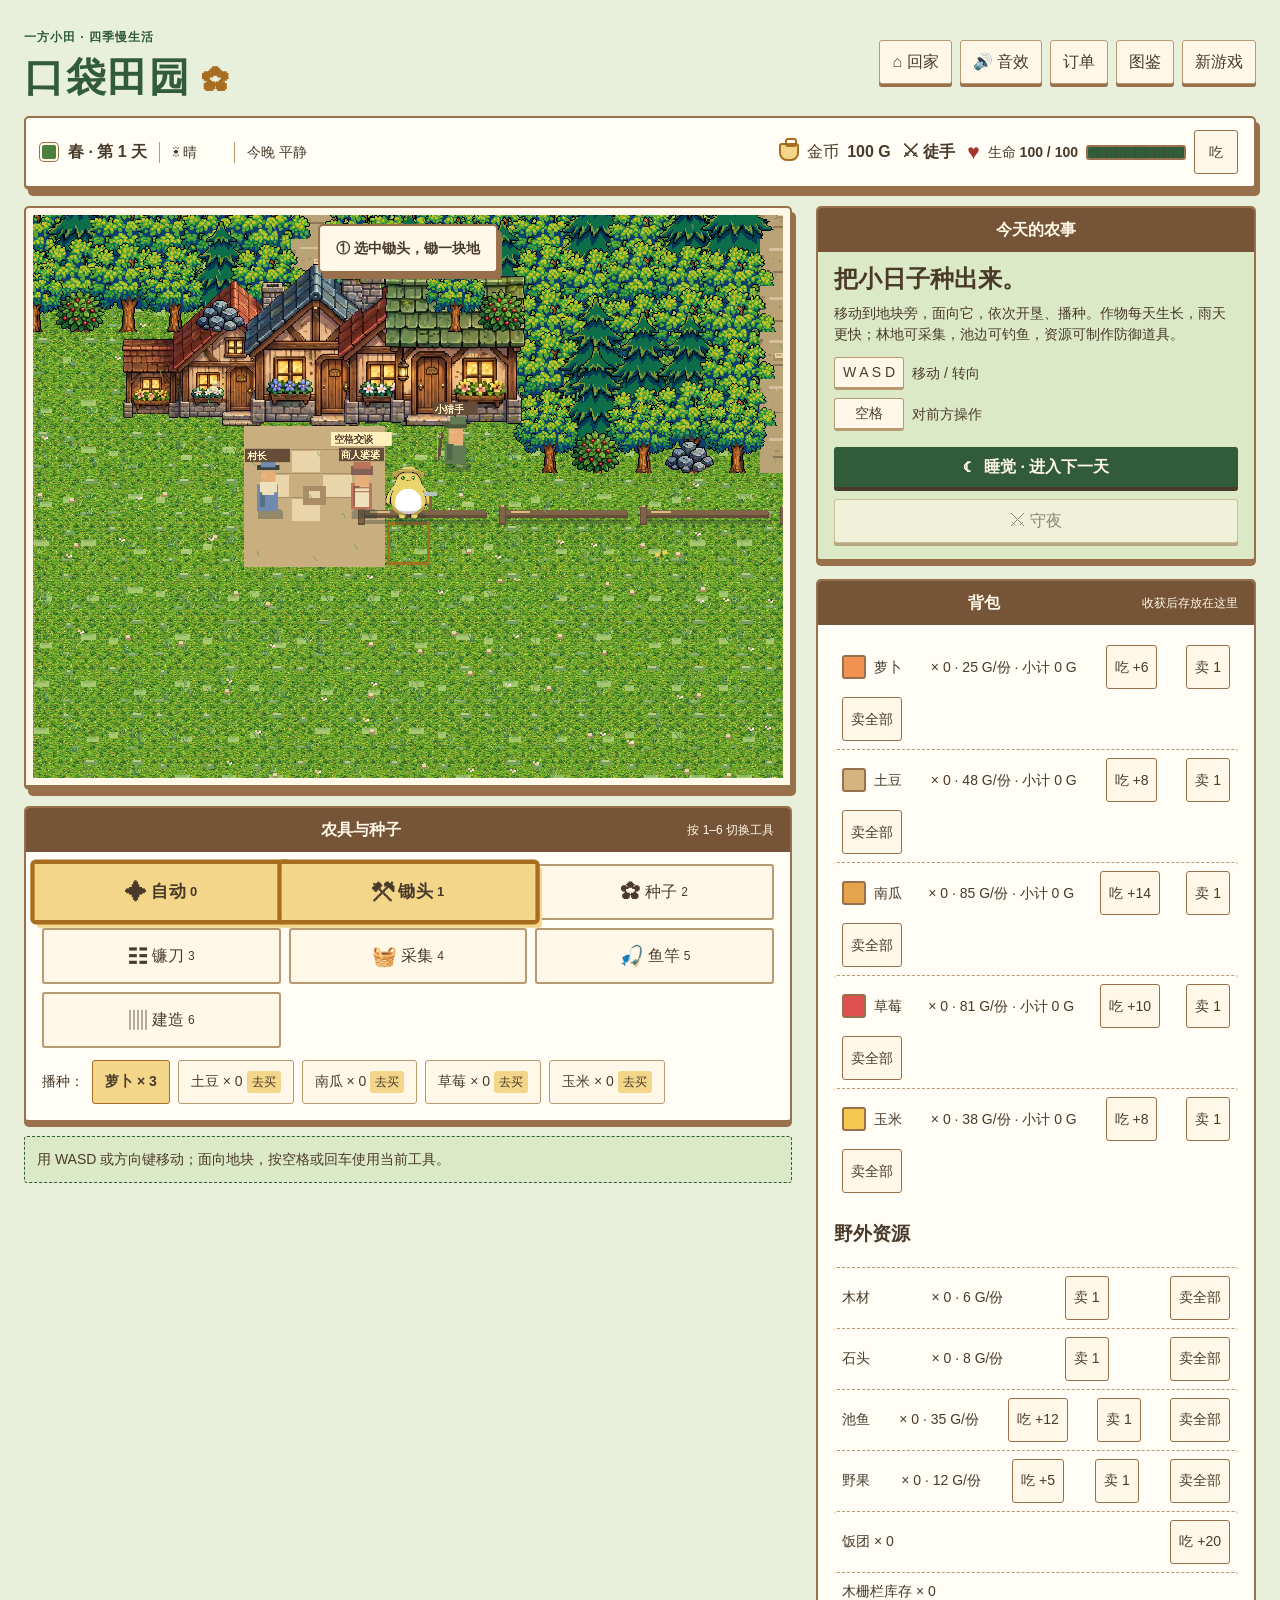
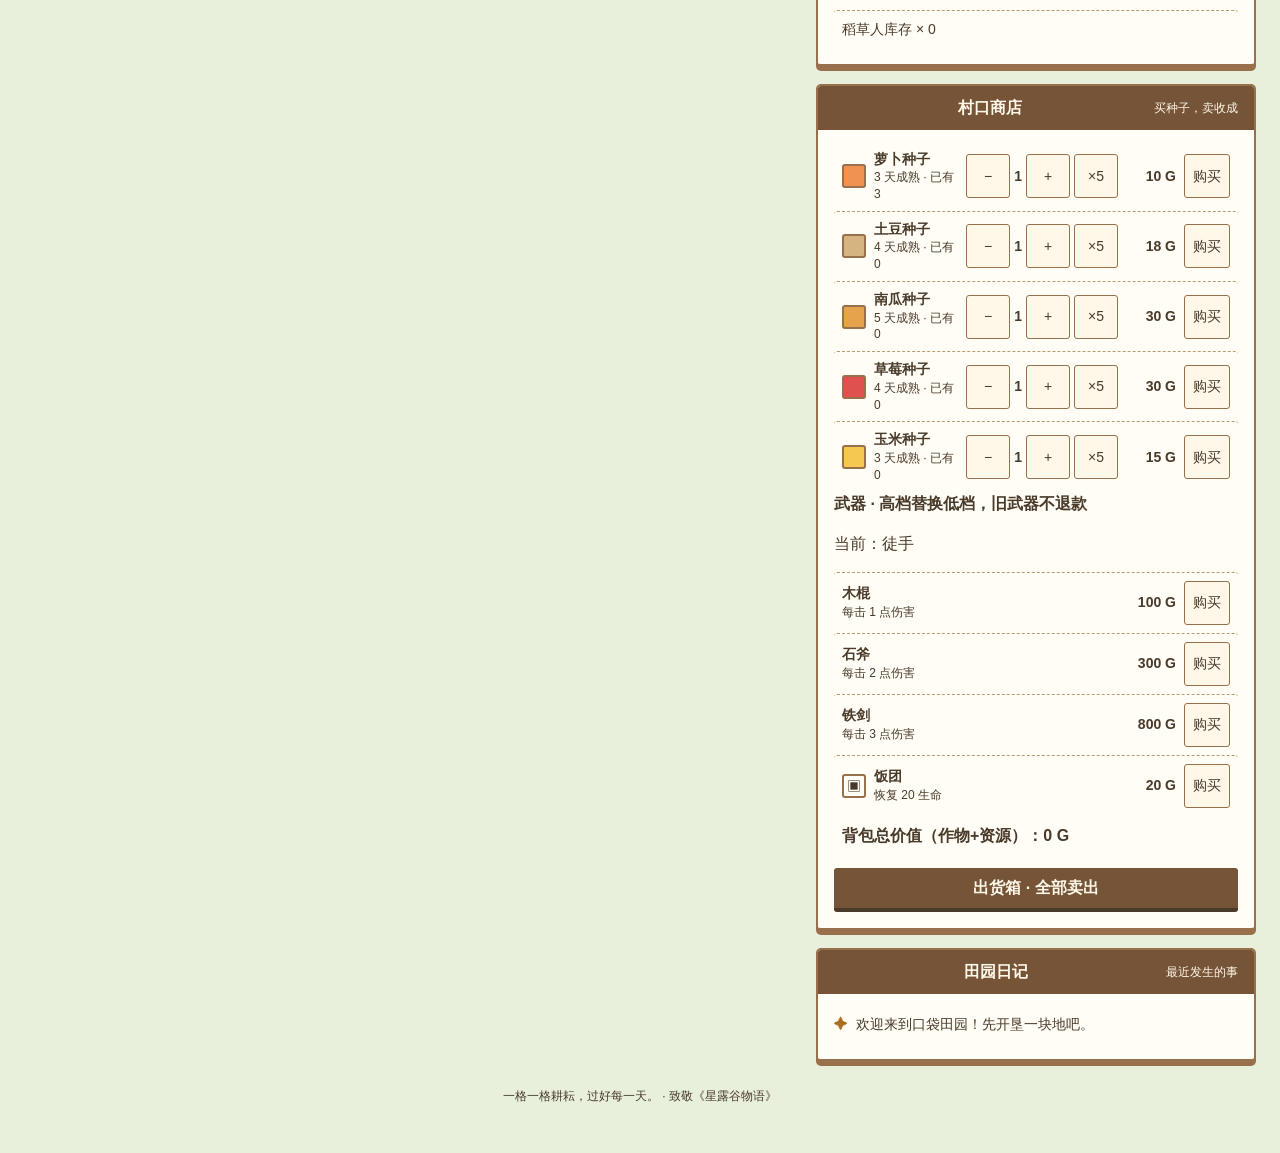
<file: index.html>
<!doctype html>
<html lang="zh-CN">
<head>
  <meta charset="utf-8">
  <meta name="viewport" content="width=device-width, initial-scale=1">
  <title>口袋田园</title>
  <link rel="stylesheet" href="style.css">
</head>
<body>
  <div class="page">
    <header class="masthead">
      <div><span class="eyebrow">一方小田 · 四季慢生活</span><h1>口袋田园 <span>✿</span></h1></div>
      <div class="header-actions"><button id="go-home" class="quiet-button" type="button">⌂ 回家</button><button id="mute" class="quiet-button" type="button" aria-pressed="false">🔊 音效</button><button id="orders-button" class="quiet-button" type="button">订单</button><button id="codex" class="quiet-button" type="button">图鉴</button><button id="new-game" class="quiet-button" type="button">新游戏</button></div>
    </header>
    <section class="status-bar" aria-label="农场状态">
      <div class="status-group status-day"><span id="season-dot" class="season-dot" aria-hidden="true"></span><strong id="date"></strong><span id="weather"></span><span id="tomorrow"></span><span id="raid-forecast" aria-live="polite"></span></div>
      <div class="status-group status-resources"><div class="gold-item"><span class="coin-icon" aria-hidden="true"></span><span>金币</span><strong id="gold"></strong></div><span id="weapon-hud" class="weapon-hud"></span><div id="health-item" class="health-item"><span aria-hidden="true">♥</span><span>生命 <b id="health-text"></b></span><div class="health-track" aria-hidden="true"><div id="health-fill"></div></div><button id="quick-eat" type="button" aria-label="快捷吃背包中回血最多的食物">吃</button></div></div>
    </section>
    <main class="main-grid">
      <section class="play-area" aria-label="农场">
        <div class="scene-frame"><canvas id="farm" width="768" height="576" aria-label="口袋田园农场画面"></canvas><div id="tutorial" class="tutorial-bubble" role="status" hidden></div></div>
        <div class="touch-controls" aria-label="手机操作"><div class="dpad"><button type="button" data-direction="up" aria-label="上移">▲</button><button type="button" data-direction="left" aria-label="左移">◀</button><button type="button" data-direction="down" aria-label="下移">▼</button><button type="button" data-direction="right" aria-label="右移">▶</button></div><button id="touch-use" class="touch-use" type="button"><span>使用</span><span class="use-progress" aria-hidden="true"></span></button></div>
        <div class="tool-panel">
          <div class="panel-heading"><h2>农具与种子</h2><span>按 1–6 切换工具</span></div>
          <div id="tools" class="tools"></div>
          <div id="crop-options" class="crop-options"></div><div id="build-panel" class="build-panel" hidden><strong>选择防御道具</strong><button type="button" data-build="scarecrow">稻草人 · 150 G</button><button type="button" data-build="fence">木栅栏 · 40 G</button><span>面前草地高亮，按使用键放置；切工具取消</span><strong>制作（消耗资源）</strong><div id="crafts"></div></div>
        </div>
        <p id="hint" class="hint" role="status"></p>
      </section>
      <aside class="sidebar">
        <section class="side-card intro-card">
          <div class="panel-heading"><h2>今天的农事</h2></div>
          <h2>把小日子种出来。</h2>
          <p>移动到地块旁，面向它，依次开垦、播种。作物每天生长，雨天更快；林地可采集，池边可钓鱼，资源可制作防御道具。</p>
          <div class="key-help"><kbd>W A S D</kbd><span>移动 / 转向</span><kbd>空格</kbd><span>对前方操作</span></div>
          <button id="sleep" class="primary-button" type="button">☾ &nbsp; 睡觉 · 进入下一天</button><button id="watch" class="quiet-button watch-button" type="button">⚔ 守夜</button>
        </section>
        <section class="side-card">
          <div class="panel-heading"><h2>背包</h2><span>收获后存放在这里</span></div>
          <div id="bag" class="bag-list"></div>
        </section>
        <section class="side-card shop-card">
          <div class="panel-heading"><h2>村口商店</h2><span>买种子，卖收成</span></div>
          <div id="shop" class="shop-list"></div>
          <div id="bag-value" class="bag-value"></div><button id="sell-all" class="sell-button" type="button">出货箱 · 全部卖出</button>
        </section>
        <section class="side-card log-card">
          <div class="panel-heading"><h2>田园日记</h2><span>最近发生的事</span></div>
          <ul id="log" aria-live="polite"></ul>
        </section>
      </aside>
    </main>
    <footer>一格一格耕耘，过好每一天。 · 致敬《星露谷物语》</footer>
  </div>
  <div id="home-confirm" class="confirm-bar" hidden>已到家门口 <button id="home-sleep" type="button">睡觉</button><button id="home-watch" type="button">守夜</button><button id="home-cancel" type="button">再逛逛</button></div><div id="sell-confirm" class="confirm-bar" hidden><span id="sell-confirm-text"></span><button id="sell-confirm-yes" type="button">确认卖出</button><button id="sell-confirm-no" type="button">取消</button></div><div id="season-banner" class="season-banner" role="status" aria-live="polite" hidden></div>
  <div id="toast-stack" class="toast-stack" role="status" aria-live="polite" aria-atomic="false"></div>
  <div id="codex-panel" class="modal" hidden><div class="modal-card" role="dialog" aria-modal="true" aria-label="作物图鉴"><div class="modal-heading"><h2>图鉴与统计</h2><button id="close-codex" class="close-button" type="button" aria-label="关闭图鉴">×</button></div><div class="tabs"><button id="crop-tab" type="button">作物</button><button id="stats-tab" type="button">统计</button><button id="achievements-tab" type="button">成就</button></div><div id="codex-list"></div><div id="stats-list" hidden></div><div id="achievements-list" hidden></div></div></div>
  <div id="orders-panel" class="modal" hidden><div class="modal-card" role="dialog" aria-modal="true" aria-label="订单板"><div class="modal-heading"><h2>今日订单</h2><button id="close-orders" class="close-button" type="button" aria-label="关闭订单板">×</button></div><div id="orders-list"></div></div></div>
  <div id="villager-panel" class="modal" hidden><div class="modal-card" role="dialog" aria-modal="true" aria-label="村民对话"><div class="modal-heading"><h2 id="villager-title"></h2><button id="close-villager" class="close-button" type="button" aria-label="关闭对话">×</button></div><div class="villager-dialogue"><canvas id="villager-portrait" width="48" height="48" aria-hidden="true"></canvas><p id="villager-line"></p></div><div id="villager-content"></div><h3>送一份礼物</h3><div id="villager-gifts"></div></div></div>
  <div id="game-over" class="modal" hidden><div class="modal-card game-over-card" role="dialog" aria-modal="true" aria-label="游戏结束"><h2>农夫倒下了</h2><p id="game-over-stats"></p><button id="restart" class="primary-button" type="button">重新开始</button></div></div>
  <script src="farm-logic.js"></script>
  <script src="game.js"></script>
</body>
</html>
</file>
<file: style.css>
:root{
  /* 木棕深：主要文字、木牌与 toast。木棕浅：边框和木质层次。 */
  --wood-dark:#493a2a;--wood-light:#98704c;--wood-mid:#765438;
  /* 奶油底：页面卡片及深色表面的文字。 */
  --cream:#fff8e8;--cream-soft:#f4ead4;--cream-deep:#e8d9b9;
  /* 草绿：可操作按钮及春季状态。麦金：选中、焦点、金币。 */
  --grass:#315b39;--grass-light:#dce9c7;--wheat:#a96d21;--wheat-light:#f4d68b;
  /* 土褐：田园边线。危险红：错误与低生命。水蓝：雨天气象。 */
  --soil:#6a4931;--danger:#a3372b;--danger-light:#f7dfd7;--water:#286780;
  --line:#b79a71;--surface:#fffdf5;--sky:#e8f0dc;--white:#fff;
  --spring:#4c803c;--summer:#a35d20;--autumn:#86571a;--winter:#286780;
  --space-1:4px;--space-2:8px;--space-3:12px;--space-4:16px;--space-5:24px;
  --radius-sm:3px;--radius-md:5px;--radius-pill:3px;
  --shadow-low:0 3px 0 var(--wood-light);--shadow-high:4px 6px 0 var(--wood-light);
  --shadow-active:0 0 0 2px var(--wheat),4px 5px 0 var(--wheat-light);--watch-glow:#485eac;
  --font-body:Verdana,"Microsoft YaHei",sans-serif;--font-display:Georgia,"Microsoft YaHei",serif;
  --text-xs:12px;--text-sm:14px;--text-md:16px;--text-lg:24px;
  --motion-panel:190ms;
}
*{box-sizing:border-box}
body{margin:0;background:var(--sky);color:var(--wood-dark);font:var(--text-md)/1.5 var(--font-body)}
button{font:inherit;cursor:pointer;color:inherit}
button:focus-visible,[tabindex]:focus-visible{outline:3px solid var(--wheat);outline-offset:3px}
.page{max-width:1390px;margin:auto;padding:var(--space-5)}
.masthead{display:flex;align-items:center;justify-content:space-between;gap:var(--space-3);margin-bottom:var(--space-4)}
.header-actions{display:flex;gap:var(--space-2);flex-wrap:wrap;justify-content:flex-end}
.eyebrow{color:var(--grass);font-size:var(--text-xs);font-weight:bold;letter-spacing:.08em}
h1{font:700 40px/1.1 var(--font-display);margin:var(--space-2) 0 0;color:var(--grass);letter-spacing:.04em}
h1 span{color:var(--wheat);font-size:27px}
h2{font-size:var(--text-md);margin:0;color:var(--wood-dark)}
.quiet-button{min-height:44px;background:var(--cream);border:1px solid var(--line);border-radius:var(--radius-sm);padding:var(--space-2) var(--space-3);box-shadow:var(--shadow-low)}
.quiet-button:hover,.shop-row button:hover{background:var(--grass-light)}
.status-bar{display:flex;flex-wrap:wrap;align-items:center;justify-content:space-between;gap:var(--space-3);background:var(--surface);border:2px solid var(--wood-light);border-bottom-width:4px;border-radius:var(--radius-md);padding:var(--space-3) var(--space-4);margin-bottom:var(--space-4);box-shadow:var(--shadow-high)}
.status-group{display:flex;align-items:center;flex-wrap:wrap;gap:var(--space-3);min-width:0}
.status-group strong{font-size:var(--text-md);color:var(--wood-dark);white-space:nowrap}
.status-day>span:not(.season-dot){padding-left:var(--space-3);border-left:1px solid var(--line);font-size:var(--text-sm);color:var(--wood-dark)}
.season-dot{width:14px;height:14px;border-radius:2px;background:var(--spring);box-shadow:0 0 0 2px var(--cream),0 0 0 3px var(--wood-light)}
.season-dot[data-season="夏"]{background:var(--summer)}.season-dot[data-season="秋"]{background:var(--autumn)}.season-dot[data-season="冬"]{background:var(--winter)}
.gold-item{display:flex;align-items:center;gap:var(--space-2);white-space:nowrap}
.coin-icon{width:20px;height:18px;border:2px solid var(--wheat);border-radius:3px 3px 8px 8px;position:relative;background:var(--wheat-light)}
.coin-icon:before{content:"";position:absolute;top:-7px;left:4px;width:8px;height:5px;border:2px solid var(--wheat);border-radius:3px}
.health-item{min-width:220px;display:grid;grid-template-columns:auto auto 100px auto;align-items:center;gap:var(--space-2);font-size:var(--text-sm)}
.health-item b{font-weight:700;white-space:nowrap}
.health-track{height:15px;border:2px solid var(--wood-light);background:var(--cream-deep);border-radius:var(--radius-pill);overflow:hidden;position:relative}
.health-track:after{content:"";position:absolute;inset:0;background:repeating-linear-gradient(90deg,transparent 0 calc(10% - 1px),var(--wood-dark) calc(10% - 1px) 10%);opacity:.5;pointer-events:none}
.health-track div{height:100%;width:100%;background:var(--grass);transition:width .28s ease-out,background-color .28s ease-out}
#gold{display:inline-block;transition:transform .22s ease-out,color .28s ease-out}
.low-health .health-track div{background:var(--danger);animation:health-pulse 1.1s ease-in-out infinite}
.low-health b:after{content:" · 低生命";color:var(--danger);font-weight:700}
@keyframes health-pulse{50%{opacity:.5}}
.main-grid{display:grid;grid-template-columns:minmax(0,768px) minmax(275px,1fr);gap:var(--space-5);align-items:start}
.scene-frame{position:relative;padding:7px;background:var(--cream);border:2px solid var(--wood-light);border-bottom-width:5px;border-radius:var(--radius-md);box-shadow:var(--shadow-high);line-height:0;touch-action:none}
.scene-frame canvas{display:block;width:100%;height:auto;image-rendering:pixelated;border-radius:0;touch-action:none}
.tutorial-bubble{position:absolute;top:var(--space-4);left:50%;transform:translateX(-50%);width:max-content;max-width:85%;padding:var(--space-3) var(--space-4);border:2px solid var(--wood-light);border-radius:var(--radius-md);background:var(--cream);box-shadow:var(--shadow-high);line-height:1.5;text-align:center;font-size:var(--text-sm);font-weight:bold;pointer-events:none}
[hidden]{display:none!important}
.tool-panel,.side-card{background:var(--surface);border:2px solid var(--wood-light);border-bottom-width:4px;border-radius:var(--radius-md);padding:var(--space-4);margin-top:var(--space-4);box-shadow:var(--shadow-low)}
.panel-heading{display:flex;justify-content:space-between;align-items:center;gap:var(--space-2);margin:-16px -16px 12px;padding:var(--space-2) var(--space-4);background:var(--wood-mid);border-radius:3px 3px 0 0;min-height:44px}
.panel-heading h2{flex:1;text-align:center;color:var(--cream);font-size:var(--text-md)}
.panel-heading span{font-size:var(--text-xs);color:var(--cream)}
.tools{display:grid;grid-template-columns:repeat(3,1fr);gap:var(--space-2)}
.tool{position:relative;border:2px solid var(--line);border-radius:var(--radius-sm);background:var(--cream);padding:var(--space-2);min-height:56px;display:flex;align-items:center;justify-content:center;gap:var(--space-1);color:var(--wood-dark);transition:transform .16s ease-out,background-color .16s ease-out,box-shadow .16s ease-out}
.tool:hover{background:var(--grass-light);transform:translateY(-1px)}
.tool.active{border-color:var(--wheat);background:var(--wheat-light);box-shadow:var(--shadow-active);transform:scale(1.08);z-index:1;font-weight:bold}
.tool-icon{font-size:20px}.tool small{font-size:var(--text-xs)}
.tool-name{position:absolute;bottom:calc(100% + 7px);left:50%;transform:translateX(-50%);white-space:nowrap;background:var(--wood-dark);color:var(--cream);border-radius:var(--radius-sm);padding:var(--space-1) var(--space-2);font-size:var(--text-xs);opacity:0;pointer-events:none}
.tool.bump .tool-name{animation:tool-label .8s both}
@keyframes tool-label{0%,100%{opacity:0;transform:translate(-50%,4px)}15%,85%{opacity:1;transform:translate(-50%,0)}}
.tool-lock{position:absolute;right:0;top:0;width:44px;height:44px;border-radius:0 6px 0 6px;background:var(--wood-dark);color:var(--cream)}
.tool-lock:before{content:"";position:absolute;left:17px;top:9px;width:10px;height:11px;border:2px solid var(--cream);border-bottom:0;border-radius:8px 8px 0 0}
.tool-lock:after{content:"";position:absolute;left:14px;top:19px;width:17px;height:13px;background:var(--cream);border-radius:2px}
.crop-options{display:flex;flex-wrap:wrap;align-items:center;gap:var(--space-2);margin-top:var(--space-3)}
.crop-options>span{font-size:var(--text-sm)}
.crop-choice{border:1px solid var(--line);background:var(--cream);border-radius:var(--radius-pill);padding:var(--space-2) var(--space-3);min-height:44px;font-size:var(--text-sm)}
.crop-choice.active{border-color:var(--wheat);background:var(--wheat-light);font-weight:bold}
.hint{min-height:44px;background:var(--grass-light);border:1px dashed var(--grass);border-radius:var(--radius-sm);padding:var(--space-3);font-size:var(--text-sm);margin:var(--space-3) 0 0}
.hint.error{background:var(--danger-light);color:var(--danger);border-color:var(--danger)}
.sidebar .side-card:first-child{margin-top:0}
.intro-card{background:var(--grass-light)}
.intro-card h2{font:700 var(--text-lg)/1.3 var(--font-display);margin:var(--space-2) 0}
.intro-card .panel-heading h2{font:700 var(--text-md)/1.5 var(--font-body);margin:0;color:var(--cream)}
.intro-card p{font-size:var(--text-sm);margin:0 0 var(--space-3)}
.key-help{display:grid;grid-template-columns:auto 1fr;align-items:center;gap:var(--space-2);font-size:var(--text-sm);margin-bottom:var(--space-4)}
kbd{background:var(--cream);border:1px solid var(--line);border-bottom-width:3px;border-radius:var(--radius-sm);padding:var(--space-1) var(--space-2);text-align:center;font:inherit}
.primary-button,.sell-button{width:100%;min-height:44px;background:var(--grass);color:var(--cream);border:0;border-bottom:4px solid var(--wood-dark);border-radius:var(--radius-sm);padding:var(--space-2) var(--space-3);font-weight:bold}
.sell-button{margin-top:var(--space-3);background:var(--wood-mid)}
.primary-button:active,.sell-button:active{box-shadow:inset 0 3px 6px var(--wood-dark);transform:translateY(2px)}
.bag-list,.shop-list{display:flex;flex-direction:column}
.bag-row,.shop-row{display:flex;align-items:center;gap:var(--space-2);border-top:1px dashed var(--line);padding:var(--space-2);font-size:var(--text-sm);border-radius:var(--radius-sm);transition:transform .16s ease-out,background-color .16s ease-out}
.bag-row:hover,.shop-row:hover{background:var(--grass-light);transform:translateY(-1px)}
.bag-row:first-child,.shop-row:first-child{border-top:0}
.bag-row{justify-content:space-between}.bag-row>span{display:flex;align-items:center;gap:var(--space-2)}
.crop-dot,.row-icon{flex:none;display:inline-grid;place-items:center;width:24px;height:24px;border:2px solid var(--wood-light);border-radius:var(--radius-sm);color:var(--wood-dark)}
.row-copy{flex:1;min-width:0;display:flex;flex-direction:column;line-height:1.4}
.row-copy small{font-size:var(--text-xs);color:var(--wood-dark)}
.row-price{min-width:50px;text-align:right;font-weight:bold;white-space:nowrap}.row-price.unaffordable{color:var(--danger)}
.shop-row button,.bag-row button,.order-row button,.tabs button{min-height:44px;border:1px solid var(--wood-light);border-radius:var(--radius-sm);background:var(--cream);padding:var(--space-2);font-size:var(--text-sm)}
.shop-row button.cant-afford{background:var(--cream-deep);color:var(--danger)}
.shop-row button:disabled{background:var(--cream-deep);color:var(--wood-dark);cursor:default}
.shop-highlight{background:var(--wheat-light);outline:2px solid var(--wheat);border-radius:var(--radius-sm)}
.touch-controls{display:none;justify-content:space-between;align-items:end;padding:var(--space-3) var(--space-1) 0;touch-action:none}
.dpad{display:grid;grid-template-columns:repeat(3,56px);grid-template-rows:repeat(2,56px);gap:var(--space-1)}
.dpad button,.touch-use{min-width:56px;min-height:56px;border:2px solid var(--grass);border-bottom-width:5px;border-radius:var(--radius-md);background:var(--grass-light);color:var(--wood-dark);font-size:20px;font-weight:bold;touch-action:none;box-shadow:var(--shadow-low)}
.dpad button:active,.touch-use:active,.touch-use.is-pressed{box-shadow:inset 0 4px 7px var(--wood-light);transform:translateY(2px)}
.dpad [data-direction=up]{grid-column:2}.dpad [data-direction=left]{grid-column:1;grid-row:2}.dpad [data-direction=down]{grid-column:2;grid-row:2}.dpad [data-direction=right]{grid-column:3;grid-row:2}
.touch-use{position:relative;width:90px;height:90px;border-color:var(--wheat);background:var(--wheat-light)}
.use-progress{position:absolute;inset:5px;border-radius:50%;background:conic-gradient(var(--wheat) var(--use-progress),transparent var(--use-progress));mask:radial-gradient(transparent 58%,var(--wood-dark) 60%);pointer-events:none}
.modal{position:fixed;inset:0;z-index:10;background:color-mix(in srgb,var(--wood-dark) 67%,transparent);display:grid;place-items:center;padding:var(--space-4)}
.modal-card{width:min(590px,100%);max-height:90vh;overflow:auto;background:var(--surface);border:3px solid var(--wood-light);border-radius:var(--radius-md);padding:var(--space-4);box-shadow:var(--shadow-high)}
.modal-heading{position:relative;display:flex;align-items:center;justify-content:center;min-height:48px;margin:-16px -16px 12px;background:var(--wood-mid);border-radius:3px 3px 0 0}
.modal-heading h2{color:var(--cream);text-align:center}
.close-button{position:absolute;right:var(--space-2);top:6px;width:36px;height:36px;border:2px solid var(--cream);border-radius:3px;background:var(--wood-dark);color:var(--cream);font-size:24px;line-height:1}
.modal-card p{font-size:var(--text-sm)}
.codex-row,.order-row{display:grid;grid-template-columns:52px 1fr;align-items:center;gap:var(--space-3);border-top:1px dashed var(--line);padding:var(--space-2) 0;font-size:var(--text-sm)}
.codex-row canvas{width:48px;height:48px;image-rendering:pixelated}
.codex-row strong{display:block;font-size:var(--text-md)}
.order-row{display:flex;justify-content:space-between}
.tabs{display:flex;gap:var(--space-2);margin:var(--space-3) 0}
.log-card ul{padding:0;margin:0;list-style:none;max-height:150px;overflow:auto}
.log-card li{font-size:var(--text-sm);padding:var(--space-2) 0;border-top:1px dashed var(--line)}
.log-card li:first-child{border-top:0}.log-card li:before{content:"✦";color:var(--wheat);margin-right:var(--space-2)}
.toast-stack{position:fixed;bottom:calc(var(--space-5) + env(safe-area-inset-bottom,0px));left:50%;transform:translateX(-50%);z-index:30;display:flex;flex-direction:column;gap:var(--space-2);width:min(410px,calc(100% - 24px));pointer-events:none}
.toast{display:flex;align-items:center;gap:var(--space-3);padding:var(--space-3) var(--space-4);border-radius:var(--radius-sm);background:var(--wood-dark);color:var(--cream);box-shadow:var(--shadow-high);font-size:var(--text-sm);animation:toast-in .2s ease-out both}
.toast.leaving{animation:toast-out .24s ease-in both}
.toast-icon{display:grid;place-items:center;flex:none;width:24px;height:24px;border:1px solid var(--cream);border-radius:50%;font-weight:bold}
@keyframes toast-in{from{opacity:0;transform:translateY(4px)}to{opacity:1;transform:translateY(0)}}
@keyframes toast-out{to{opacity:0;transform:translateY(-12px)}}
.season-banner{position:fixed;top:env(safe-area-inset-top,0px);left:0;right:0;z-index:20;text-align:center;padding:var(--space-4);background:var(--grass);color:var(--cream);font:700 32px/1.2 var(--font-display);box-shadow:var(--shadow-high);pointer-events:none;animation:season-banner 1.92s both}
.season-banner[data-season="夏"]{background:var(--summer)}.season-banner[data-season="秋"]{background:var(--autumn)}.season-banner[data-season="冬"]{background:var(--winter)}
@keyframes season-banner{0%{opacity:0;transform:translateY(-100%)}8.3%,91.7%{opacity:1;transform:translateY(0)}100%{opacity:0;transform:translateY(-100%)}}
.modal-open .touch-controls{visibility:hidden}
.modal:not([hidden]) .modal-card{animation:panel-enter var(--motion-panel) cubic-bezier(.2,.8,.2,1) both}
@keyframes panel-enter{from{opacity:0;transform:scale(.98)}to{opacity:1;transform:scale(1)}}
.modal.closing:not([hidden]) .modal-card{animation:panel-exit var(--motion-panel) ease-in both}
@keyframes panel-exit{to{opacity:0;transform:scale(.98)}}
.tool.bump .tool-icon{animation:tool-bump .28s ease-out}
@keyframes tool-bump{50%{transform:translateY(-5px) scale(1.12)}}
footer{text-align:center;font-size:var(--text-xs);padding:var(--space-5) 0}
@media(max-width:1000px){.main-grid{grid-template-columns:minmax(0,1fr) 280px}.page{padding:var(--space-4)}.tool{flex-direction:column}}
@media(max-width:760px){.main-grid{grid-template-columns:1fr}.sidebar{display:grid;grid-template-columns:repeat(2,minmax(0,1fr));gap:var(--space-3)}.sidebar .side-card{margin:0}.touch-controls{display:flex}}
@media(max-width:520px){.page{padding:var(--space-3)}.masthead{flex-wrap:wrap}h1{font-size:30px}.header-actions .quiet-button{font-size:var(--text-xs)}.status-bar{padding:var(--space-3)}.status-day,.status-resources{width:100%;justify-content:space-between}.status-day>span:not(.season-dot){padding-left:var(--space-2)}.health-item{grid-template-columns:auto 95px}.sidebar{display:block}.sidebar .side-card{margin-top:var(--space-3)}.tool{font-size:var(--text-xs)}.shop-row{flex-wrap:wrap}.row-copy{flex-basis:45%}}
@media(prefers-reduced-motion:reduce){*,*:before,*:after{animation-duration:.01ms!important;transition-duration:.01ms!important}.season-banner{animation:season-fade 1.92s both;animation-duration:1.92s!important}@keyframes season-fade{0%,100%{opacity:0}8.3%,91.7%{opacity:1}}}

#raid-forecast.danger{color:var(--danger);font-weight:bold;background:var(--danger-light);border-radius:var(--radius-sm)}
.build-panel{display:flex;flex-wrap:wrap;align-items:center;gap:var(--space-2);margin-top:var(--space-3);padding:var(--space-2);background:var(--grass-light);border-radius:var(--radius-sm)}
.build-panel[hidden],.confirm-bar[hidden]{display:none}
.build-panel button,.confirm-bar button{min-height:44px;border:1px solid var(--wood-light);border-radius:var(--radius-sm);background:var(--cream);padding:var(--space-2)}
.build-panel span{font-size:var(--text-sm)}
.quantity-control{display:flex;align-items:center;gap:var(--space-1)}
.quantity-control button{min-width:44px}
.bag-value{padding:var(--space-2);font-weight:bold}
.confirm-bar{position:fixed;bottom:var(--space-3);left:50%;transform:translateX(-50%);z-index:30;width:min(92vw,620px);display:flex;align-items:center;justify-content:center;flex-wrap:wrap;gap:var(--space-2);padding:var(--space-3);background:var(--cream);border:2px solid var(--wood-light);border-radius:var(--radius-md);box-shadow:var(--shadow-high)}
.home-alert{outline:3px solid var(--danger);font-weight:bold}
@media(prefers-reduced-motion:no-preference){.home-alert{animation:home-pulse 1.5s ease-in-out infinite}@keyframes home-pulse{50%{box-shadow:0 0 0 5px var(--danger-light)}}}

.crop-choice{position:relative}.buy-badge{display:inline-block;margin-left:var(--space-1);padding:2px 5px;border-radius:var(--radius-sm);background:var(--wheat-light);color:var(--wood-dark);font-size:var(--text-xs)}
.bag-row{flex-wrap:wrap}.bag-row button{min-height:44px}
.watch-button{width:100%;margin-top:8px}.watch-button:disabled{opacity:.55;cursor:default}.watch-mode .scene-frame{box-shadow:0 0 24px var(--watch-glow)}.weapon-hud{font-weight:bold;color:var(--wood-dark)}
.game-over-card{text-align:center}.game-over-card h2{color:var(--danger);font-size:var(--text-lg)}.game-over-card p{margin:24px 0;font-size:var(--text-md)}
#villager-gifts button{min-height:44px;margin:4px;border:1px solid var(--wood-light);border-radius:var(--radius-sm);background:var(--cream);padding:8px}#villager-gifts button:disabled{opacity:.55}
.villager-dialogue{display:flex;align-items:center;gap:var(--space-12);min-height:56px}.villager-dialogue p{margin:0}.villager-dialogue canvas{width:48px;height:48px;flex:0 0 48px;border:2px solid var(--wood-light);border-radius:var(--radius-sm);background:var(--cream);image-rendering:pixelated}

.health-item>span:first-child{color:var(--danger);font-size:21px}.health-item>button{min-width:44px;min-height:44px;border:1px solid var(--wood-light);border-radius:var(--radius-sm);background:var(--cream)}
.achievement{display:flex;justify-content:space-between;gap:var(--space-3);padding:var(--space-2);border-bottom:1px solid var(--line)}.achievement.locked{color:var(--wood-light);opacity:.65}.achievement.unlocked strong{color:var(--grass)}
@media(prefers-reduced-motion:reduce){.low-health .health-track div{animation:none}}
</file>
